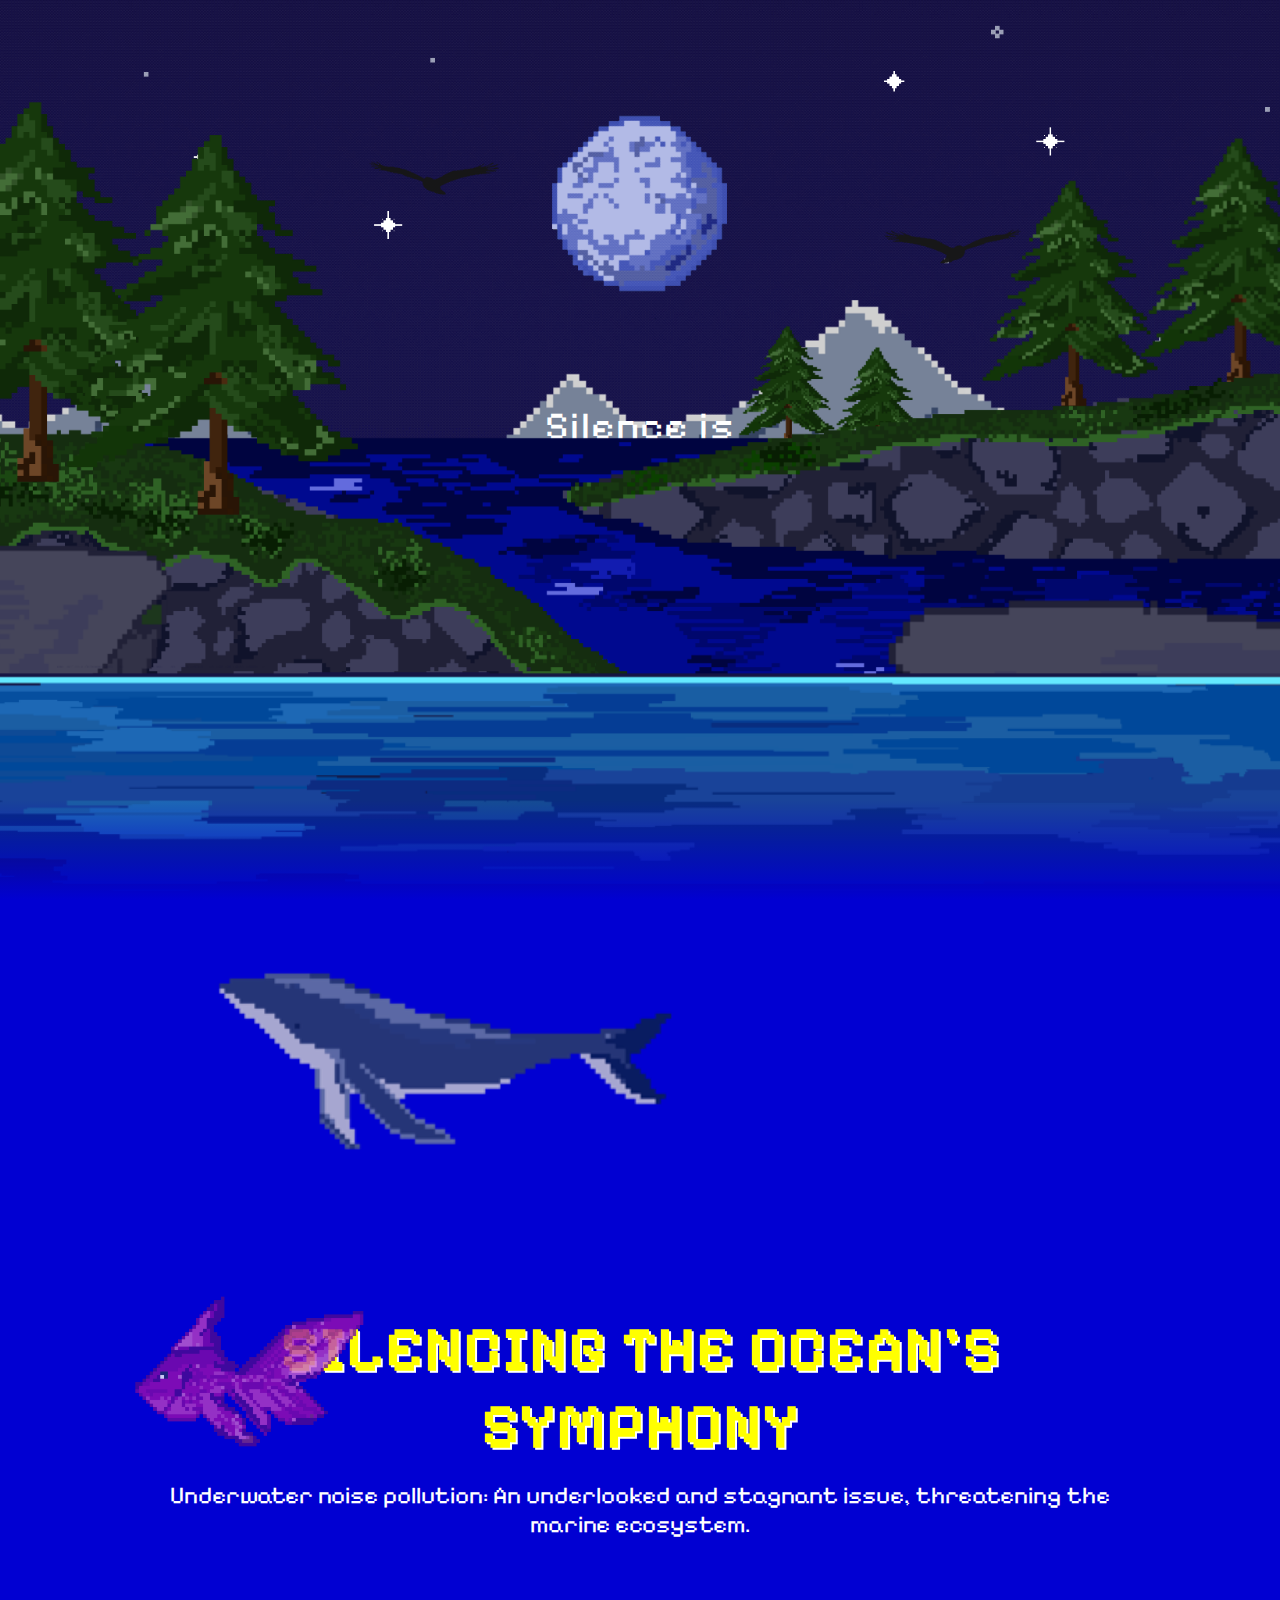
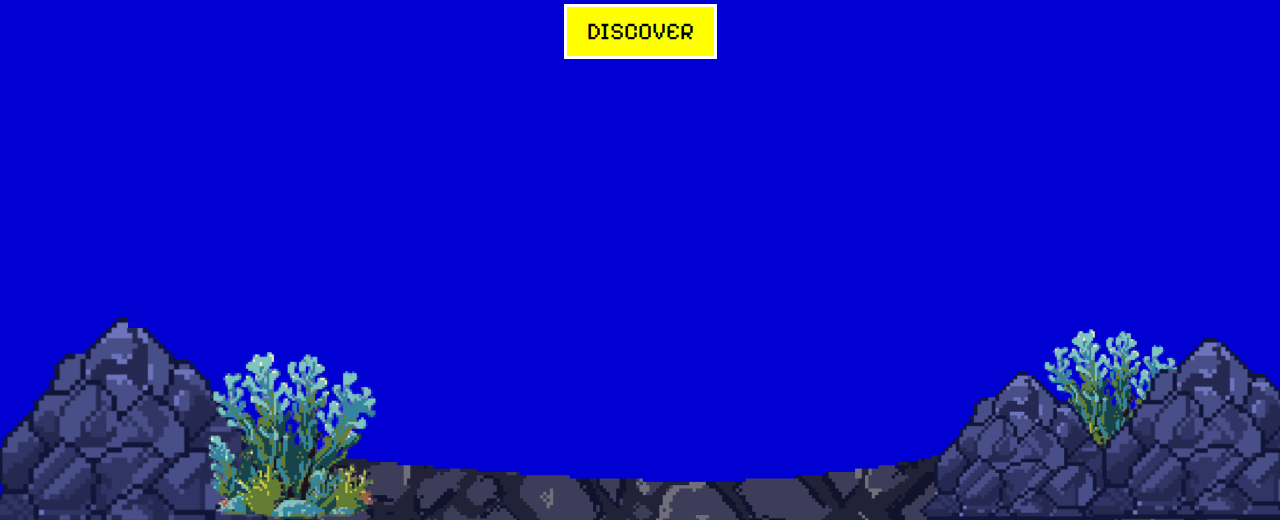
<file: index.html>
<!DOCTYPE html>
<html lang="en">

<head>
    <meta charset="UTF-8">
    <meta name="viewport" content="width=device-width, initial-scale=1.0">
    <meta name="description"
        content="Explore the interactive Halloween Party project, showcasing responsive design, animations, and web development techniques. Immerse yourself in the spooky ambiance of Halloween.">

    <!-- Favicon -->
    <link rel="icon" type="image/png" href="images/logo.png">

    <!-- Page Title -->
    <title>Silence is Loud</title>

    <!-- CSS Files -->
    <link rel="stylesheet" href="style.css">
    <link rel="stylesheet" href="animation.css">
    <link rel="stylesheet" href="https://cdnjs.cloudflare.com/ajax/libs/font-awesome/6.4.2/css/all.min.css">

    <!-- Open Graph meta tags for image sharing -->
    <meta property="og:title" content="Parallax Scroll Site">
    <meta property="og:description"
        content="Explore the interactive Halloween Party project and Immerse yourself in the spooky ambiance of Halloween.">
    <meta property="og:image" content="https://drive.google.com/uc?id=1GFbBHTi7w8weRVqLJ7bkofezEEGg4U30">
    <meta property="og:type" content=”website” />
    
<link href="https://fonts.googleapis.com/css2?family=Pixelify+Sans&display=swap" rel="stylesheet">
</head>

<body>


    <!-- This is the header/ Nav Bar -->
    <header id="header">
      
    </header>
   <section>
        <img src="images/night.gif" id="sky" class="wallpaper">
        <img src="images/Moon.gif" id="sun">
        <img src="images/mount.png" id="mountains" class="wallpaper">
        <img src="images/spacer.png" id="cloud">
        <h2 id="text"><span>Silence is </span><br>Loud</h2>
        <img src="images/piness.png" id="forest">
        <img src="images/bird1.png" id="bird1">
        <img src="images/bird2.png" id="bird2">
        <a href="#sec" id="explore"></a>
        <img src="images/jump.png" id="rocks">
        <img src="images/spacer.png" id="splash">
        <img src="images/oceans.png" id="water">
    </section>

    <div class="sec" id="sec">

        



<section id="welcome-section" class="retro-section" style="background-color: ;">
    <div class="container">
        <h1 class="retro-header" style="font-family: 'Pixelify Sans', sans-serif;">SILENCING THE OCEAN'S SYMPHONY</h1>
        <p class="retro-paragraph" style="font-family: 'Pixelify Sans', sans-serif;">Underwater noise pollution: An underlooked and stagnant issue, threatening the marine ecosystem.</p>
        <br>
        <br>
<a href="second.html" class="retro-button" style="pointer-events: auto; z-index: 10; position: relative;">DISCOVER</a>    </div>
</section>        
    

        <!-- Importing fish and seabed images -->
        <img src="images/bigwhale.png" id="fish1" class="fishes">
        <img src="images/isda.png" id="fish2" class="fishes">
        <img src="images/Oceanbed2.png" id="seabed" class="fishes">

        <!-- Container for the bubble animation -->
        <div class="bubbles">
            <img src="images/Bubbs.gif" alt="">
            <img src="images/Bubbs.gif" alt="">
            <img src="images/Bubbs.gif" alt="">
            <img src="images/Bubbs.gif" alt="">
            <img src="images/Bubbs.gif" alt="">
            <img src="images/Bubbs.gif" alt="">
            <img src="images/Bubbs.gif" alt="">
        </div>
    </div>



    <!-- The button to scroll back to top -->
</body>

<!-- Always include javascript at end of file...just above html tag -->
<script src="action.js"></script>

</html>
</file>
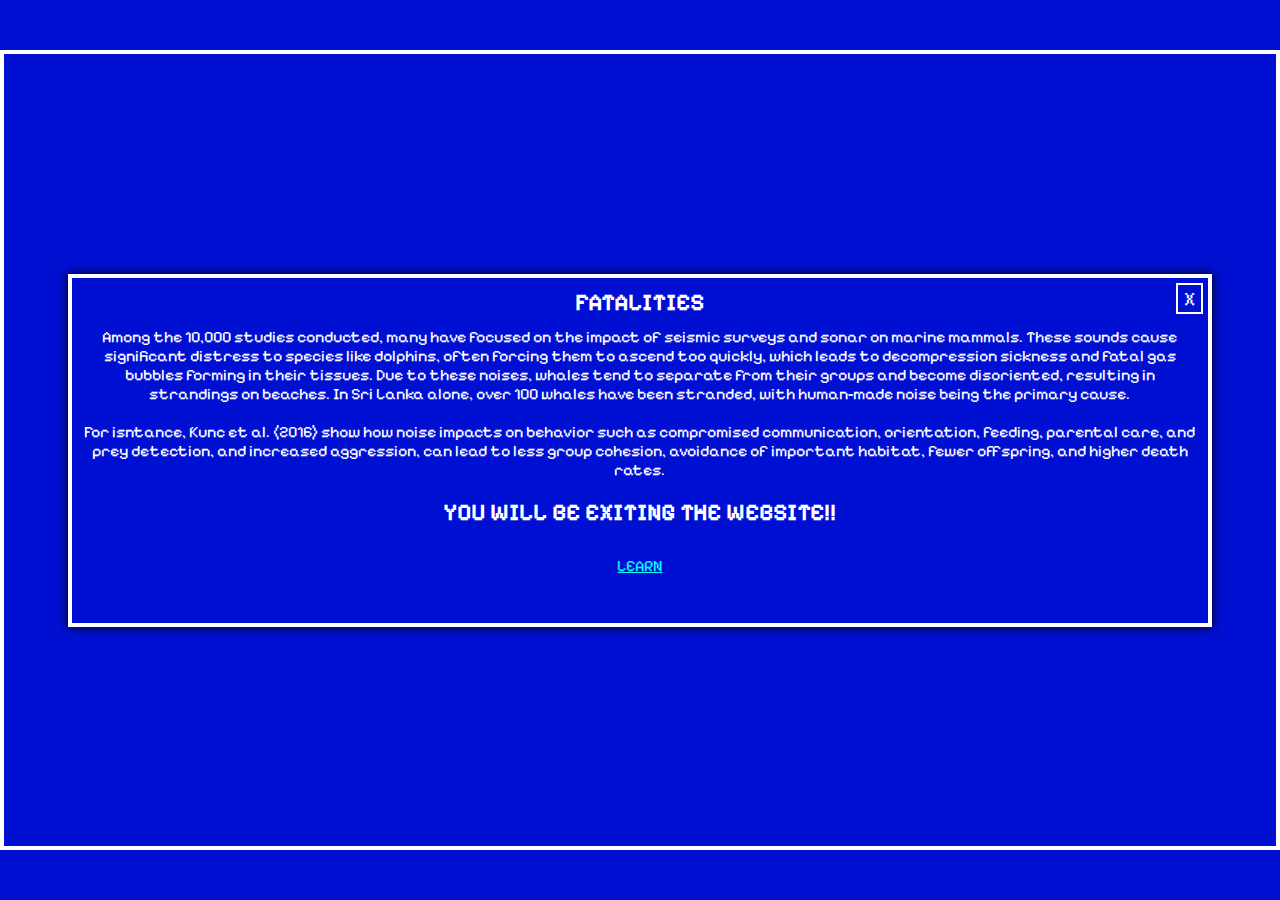
<file: fatalities.html>
<!DOCTYPE html>
<html lang="en">
<head>
    <meta charset="UTF-8">
    <meta name="viewport" content="width=device-width, initial-scale=1.0">
    <title>Pixel Retro Pop-Up</title>
    <link rel="stylesheet" href="popup.css">
</head>
<body>
    <div class="container-fatalities">
        <div class="popup">
            <a href="second.html" class="close-btn">X</a>
            <h1>FATALITIES</h1>
            <p>Among the 10,000 studies conducted, many have focused on the impact of seismic surveys and sonar on marine mammals. These sounds cause significant distress to species like dolphins, often forcing them to ascend too quickly, which leads to decompression sickness and fatal gas bubbles forming in their tissues. Due to these noises, whales tend to separate from their groups and become disoriented, resulting in strandings on beaches. In Sri Lanka alone, over 100 whales have been stranded, with human-made noise being the primary cause.
            
            </p>
            <BR>
            <p>For isntance, Kunc et al. (2016) show how noise impacts on behavior such as compromised
communication, orientation, feeding, parental care, and prey detection, and increased aggression, can
lead to less group cohesion, avoidance of important habitat, fewer offspring, and higher death rates. </p>
            <BR>
                        <h1>You will be exiting the website!!</h1>

            <BR>
                                   <a class= "link" href="https://www.oceancare.org/wp-content/uploads/2022/05/Underwater-Noise-Pollution_Impact-on-fish-and-invertebrates_Report_OceanCare_EN_36p_2018.pdf">LEARN</a>
                </BR>
                </BR>
            </BR>
        </div>
    </div>
</body>
</html>
</file>
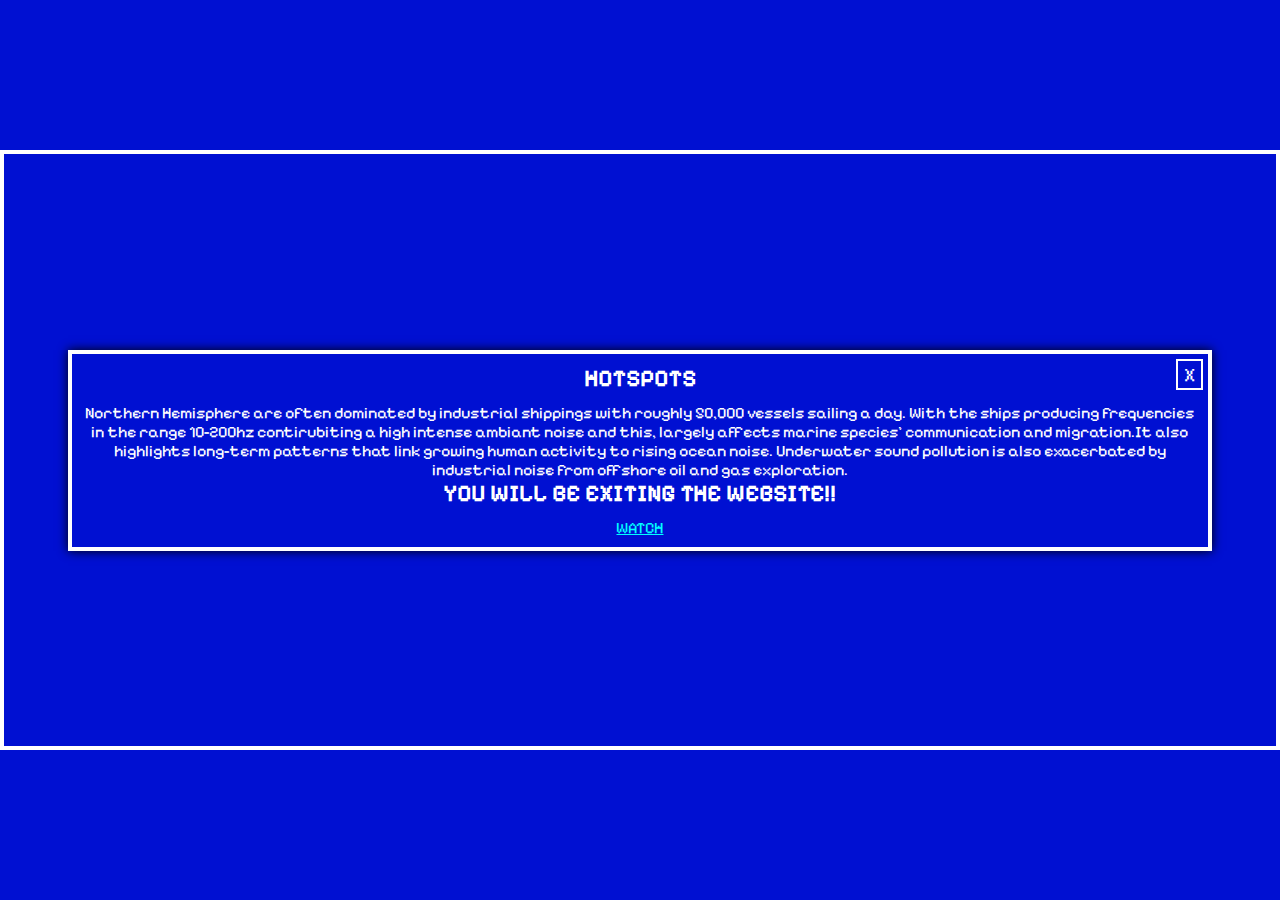
<file: map.html>
<!DOCTYPE html>
<html lang="en">
<head>
    <meta charset="UTF-8">
    <meta name="viewport" content="width=device-width, initial-scale=1.0">
    <title>Pixel Retro Pop-Up</title>
    <link rel="stylesheet" href="popup.css">
</head>
<body>
    <div class="container-spot">
        <div class="popup">
            <a href="second.html" class="close-btn">X</a>
            <h1>HOTSPOTS</h1>
            <p>Northern Hemisphere are often dominated by industrial shippings with roughly 50,000 vessels sailing a day. With the ships producing frequencies in the range 10-200hz contirubiting a high intense ambiant noise and this, largely affects marine species' communication and migration.It also highlights long-term patterns that link growing human activity to rising ocean noise. Underwater sound pollution is also exacerbated by industrial noise from offshore oil and gas exploration.
            
            </p>
                        <h1>You will be exiting the website!!</h1>

              <a class= "link" href="https://www.youtube.com/watch?v=iEBrYyXixiw">WATCH</a>
        </div>
    </div>
</body>
</html>
</file>
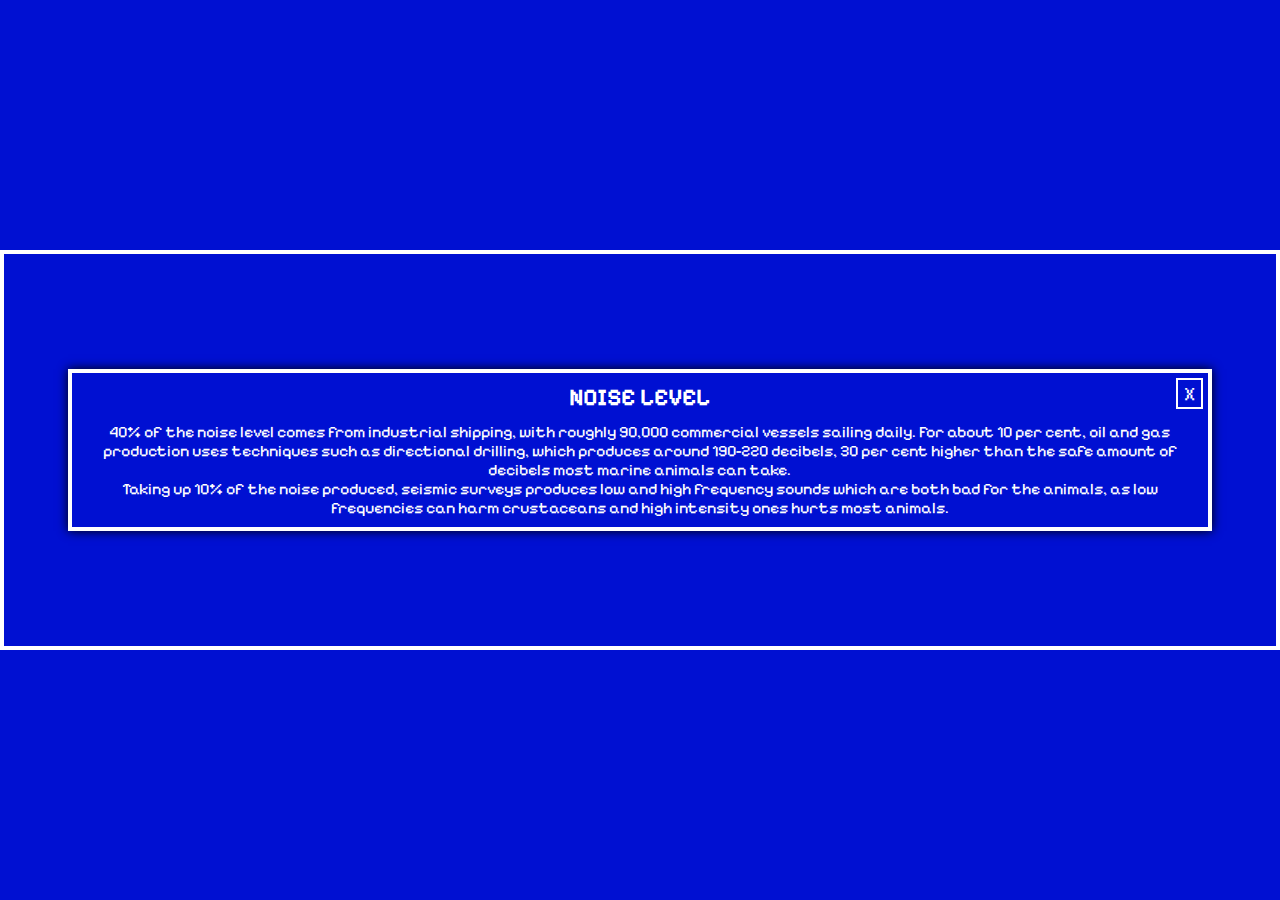
<file: noise.html>
<!DOCTYPE html>
<html lang="en">
<head>
    <meta charset="UTF-8">
    <meta name="viewport" content="width=device-width, initial-scale=1.0">
    <title>Pixel Retro Pop-Up</title>
    <link rel="stylesheet" href="popup.css">
</head>
<body>
    <div class="container">
        <div class="popup">
            <a href="second.html" class="close-btn">X</a>
            <h1>Noise level</h1>
            <p>40% of the noise level comes from industrial shipping, with roughly 90,000 commercial vessels sailing daily. For about 10 per cent, oil and gas production uses techniques such as directional drilling, which produces around 190-220 decibels, 30 per cent higher than the safe amount of decibels most marine animals can take. 
            
            </p>
            
            <p>Taking up 10% of the noise produced, seismic surveys produces low and high frequency sounds which are both bad for the animals, as low frequencies can harm crustaceans and high intensity ones hurts most animals.  </p>
            
        </div>
    </div>
</body>
</html>
</file>
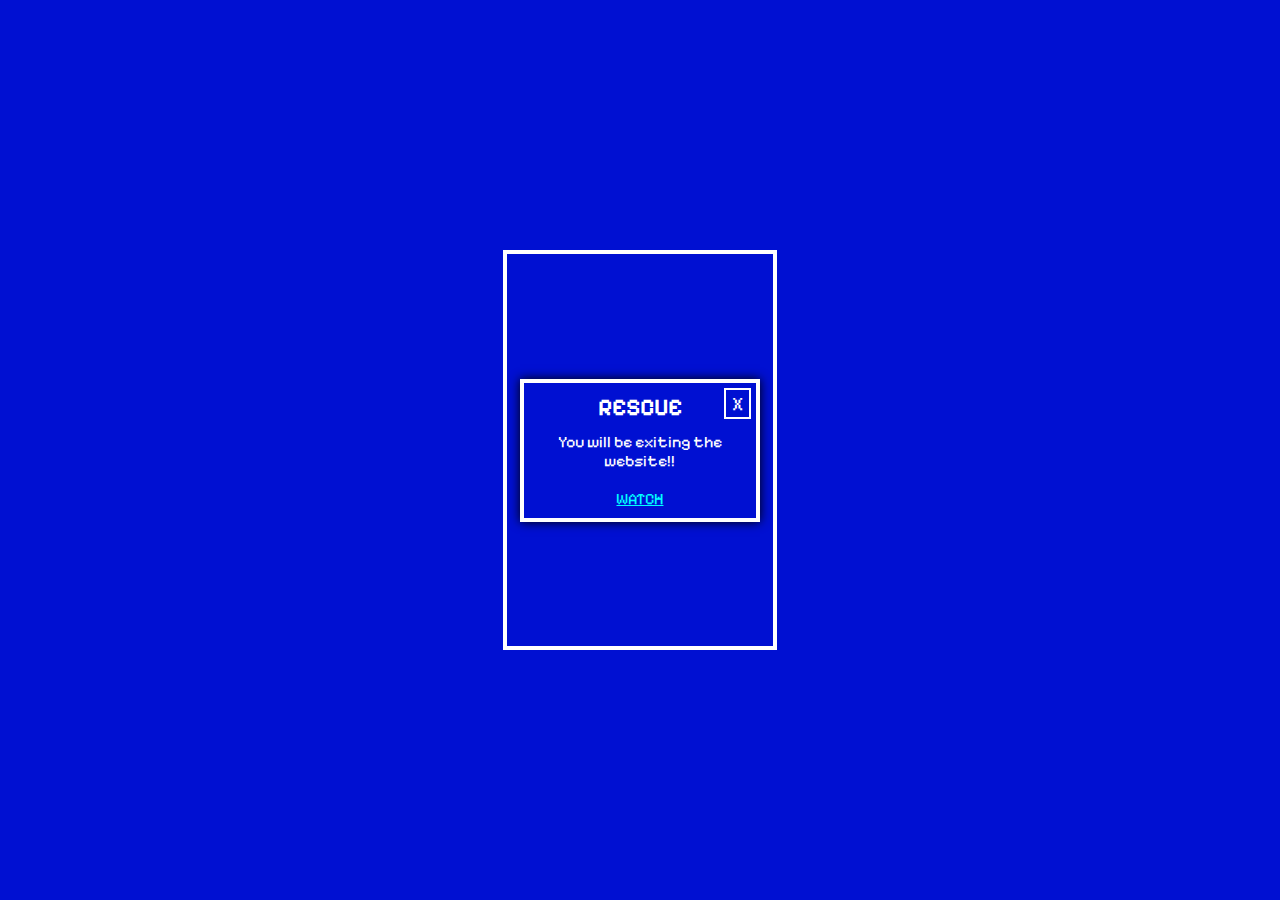
<file: SOLUTION.html>
<!DOCTYPE html>
<html lang="en">
<head>
    <meta charset="UTF-8">
    <meta name="viewport" content="width=device-width, initial-scale=1.0">
    <title>Pixel Retro Pop-Up</title>
    <link rel="stylesheet" href="popup.css">
</head>
<body>
    <div class="container">
        <div class="popup">
            <a href="second.html" class="close-btn">X</a>
            <h1>RESCUE</h1>
            <p>You will be exiting the website!!
            
            </p>
            <br>
    <a class= "link" href="https://www.youtube.com/watch?v=ReNCbglhPIs">WATCH</a>

        </div>
    </div>
</body>
</html>
</file>
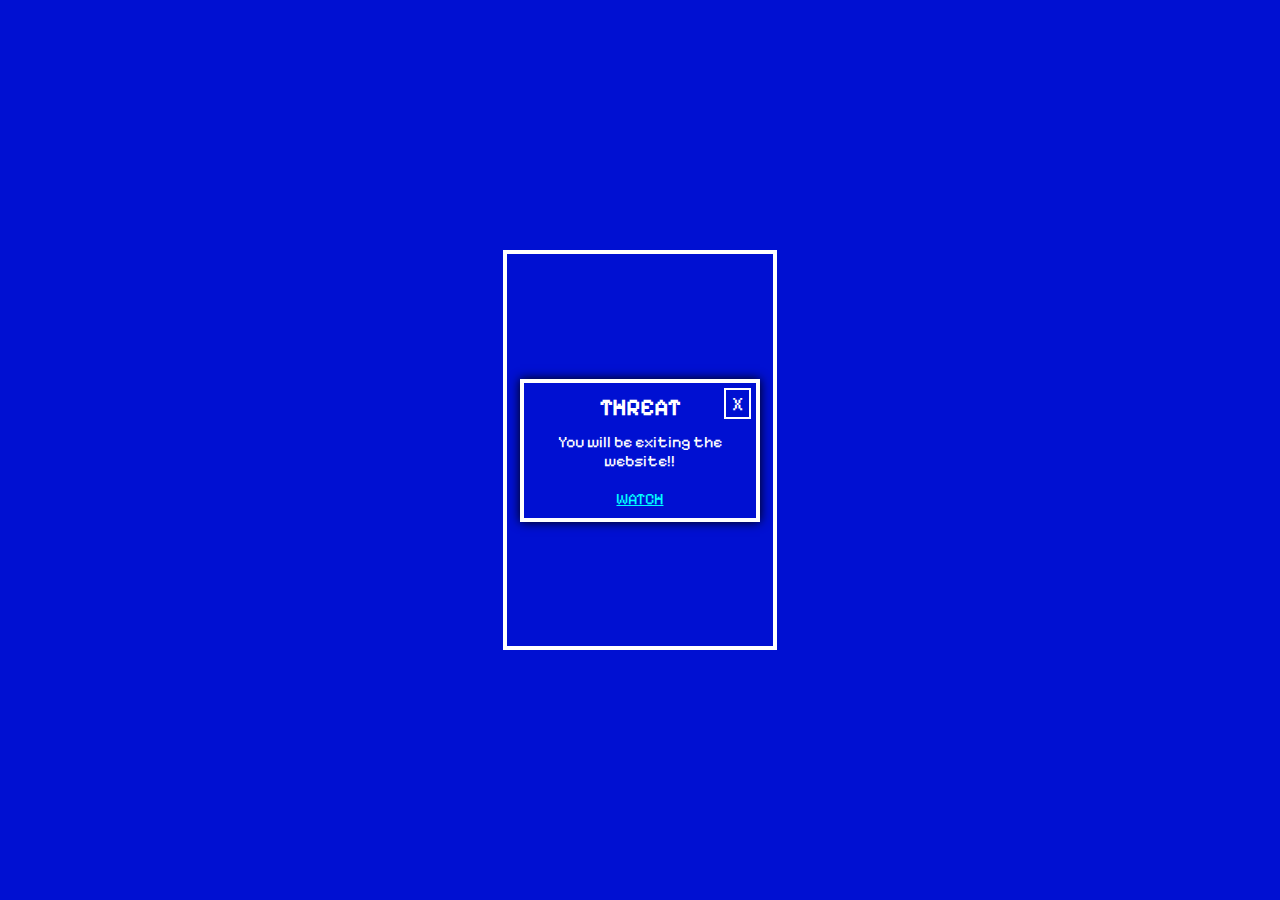
<file: threat.html>
<!DOCTYPE html>
<html lang="en">
<head>
    <meta charset="UTF-8">
    <meta name="viewport" content="width=device-width, initial-scale=1.0">
    <title>Pixel Retro Pop-Up</title>
    <link rel="stylesheet" href="popup.css">
</head>
<body>
    <div class="container">
        <div class="popup">
            <a href="second.html" class="close-btn">X</a>
            <h1>THREAT</h1>
            <p>You will be exiting the website!!
            
            </p>
            <br>
    <a class= "link" href="https://www.youtube.com/watch?v=iEBrYyXixiw">WATCH</a>

        </div>
    </div>
</body>
</html>
</file>
<file: style.css>
@import url('https://fonts.googleapis.com/css2?family=Pixelify+Sans:wght@400;700&display=swap');
@import url('https://fonts.googleapis.com/css?family=Poppins:500,600,700,800,900&display=swap');
@import url('https://fonts.googleapis.com/css2?family=Rancho&display=swap');

* {
    margin: 0;
    padding: 0;
    box-sizing: border-box;
    font-family: 'Pixelify Sans', 'Poppins', sans-serif;
    color: white;
}

html,
body {
    overflow-x: hidden;
    /* To prevent Horizontal scroll */
}

html {
    scroll-behavior: smooth;
    /* To scrolling animation */
}

#header {
    position: absolute;
    /* To Overlap with background */
    top: 0;
    left: 0;
    width: 100%;
    padding: 1.5em 5em;
    display: flex;
    /* To get elements in row */
    justify-content: space-between;
    align-items: center;
    z-index: 99999;
    /* Header shld be above everything */
}

#header .logo {
    color: #002431;
    font-weight: 800;
    font-size: 2.5em;
    text-decoration: none;
    /* To prevent Underline */
}

#header ul {
    display: flex;
    /* To get elements in row */
    justify-content: space-around;
    align-items: center;
}

#header ul li {
    list-style: none;
    /* To Remove dot */
    margin: 0px 10px;
}

#header ul li a {
    text-decoration: none;
    /* To prevent Underline */
    padding: 6px 15px;
    color: #003549;
    border-radius: 20px;
}

#header ul li a:hover,
#header ul li a.active {
    background: #003549;
    color: white;
}

/* The Section Body... Set it to max size of screen */
section {
    position: relative;
    width: 100%;
    height: 100vh;
    display: flex;
    justify-content: center;
    align-items: center;
}

/* To blend section color with water color */
section::before {
    content: '';
    position: absolute;
    bottom: 0;
    left: 0;
    width: 100%;
    height: 100px;
    background: linear-gradient(to top, #0100d2, transparent);
    z-index: 10;
}

/* Make all images absolute and cover whole screen */
section img {
    position: absolute;
    top: 0;
    left: 0;
    width: 100%;
    height: 100%;
    object-fit: cover;
    pointer-events: none;
}

/* Properites for th text on top section  */
section #text span {
    font-size: 40px;
    letter-spacing: 2px;
    font-weight: 400;
    color: white;
}

section #text {
    position: absolute;
    color: #0100d2;
    font-size: 150px;
    text-align: center;
    line-height: 0.55em;
    font-family: 'Pixelify Sans', 'Rancho', cursive;
    transform: translateY(-50%);
    top: 50%;
}


/* The explore Button */
#explore {
    text-decoration: none;
    /* To prevent Underline */
    padding: 8px 25px;
    background: transparent;
    color: #003549;
    font-size: 1.3em;
    font-weight: bold;
    letter-spacing: 2px;
    border-radius: 40px;
    transform: translateY(100px);
    /* To move it 100px below from center */
}

#explore:hover {
    background: #003549;
    color: transparent;
}

/* Propeties of Top button */
#top {
    position: fixed;
    width: 50px;
    height: 50px;
    background: #4faa2e;
    bottom: 10%;
    right: 5%;
    text-decoration: none;
    text-align: center;
    line-height: 50px;
    color: white;
    font-size: 25px;
    border-radius: 50%;
    box-shadow: 0 10px 10px rgba(0, 0, 0, 0.2);
    z-index: 100;
}



/* Glass Effect */
.glass {
    background: linear-gradient(135deg, rgba(255, 255, 255, 0.1), rgba(255, 255, 255, 0));
    border-top: 1px solid rgba(255, 255, 255, 0.5);
    border-Left: 1px solid rgba(255, 255, 255, 0.5);
    border-radius: 15px;
    box-shadow: 20px 20px 40px rgba(0, 0, 0, 0.3);
    backdrop-filter: blur(4px);
    padding: 1em;
    margin-bottom: 2%;
}

/* Properties for middle section (below water) */
.sec {
    position: relative;
    padding: 10%;
    background: #0100d2;
    padding-bottom: 15%;
    z-index: 50;
    overflow: hidden;
}

/* Properties for text content */
.sec h2 {
    font-size: 3.5em;
}

.sec #name {
    font-size: 1.5em;
    font-family: 'Pixelify Sans', 'Rancho', cursive;
    letter-spacing: 2px;
    font-weight: 500;
    margin-bottom: 20px;
}

.sec h3 {
    font-size: 1.8em;
    margin: 2%;
}

.sec h4 {
    font-size: 1.2em;
    text-decoration: underline;
    font-weight: 600;
}

.sec p {
    margin: 10px 20px 40px;
}

.sec ul {
    margin: 0 5%;
}

.sec ul li {
    margin: 2%;
}


/* Make all fishes image as absolute.. To overlap with background */
.fishes {
    position: absolute;
    opacity: 0.8;
}

/* Properties for each fish and sea bed*/
#fish1 {
    top: 0%;
}

#fish2 {
    top: 32%;
}

#fish3 {
    top: 60%;
}

#fish4 {
    top: 87%;
}

#seabed {
    width: 100%;
    left: 0;
    bottom: 0;
    opacity: 1;
}

.undersea {
    position: absolute;
    opacity: 1;
}

#sea1 {
    top: 10%;
    left: 1%;
    width: 20%;
}

#sea2 {
    top: 16%;
    right: 1%;
    width: 10%;
}

#sea3 {
    top: 40%;
    left: 0;
    width: 12%;
}

#sea4 {
    top: 50%;
    right: 0;
    width: 12%;
}

#sea5 {
    top: 70%;
    left: 1%;
    width: 10%;
}

#sea6 {
    top: 75%;
    right: 2%;
    width: 6%;
}

#sea7 {
    top: 90%;
    right: 70%;
    width: 10%;
}

#sea8 {
    bottom: 0;
    left: 55%;
    width: 10%;
    z-index: 100;
}


/* Properties for mobile */
@media screen and (max-width: 650px) {

    #header {
        padding: 1em 2em;
        display: flex;
        flex-direction: column;
        justify-content: center;
    }

    #header ul {
        padding: 0.5em;
    }

    section #text {
        font-size: 20vw;
        /* Adjust text size acc to screen size */
    }

    /* Using contian to make img fit mobile screen size */
    /* height and width chnages size and position */
    section img#cloud {
        object-fit: contain;
        height: 600px;
        width: 600px;
    }

    section img#bird1 {
        object-fit: contain;
        height: 600px;
        width: 400px;
    }

    section img#bird2 {
        object-fit: contain;
        height: 750px;
        width: 500px;
    }

    /* Adjust text content acc to screen size */
    .sec ul li {
        margin: 20px;
    }

    .sec ul {
        margin: 0px 0px;
    }

    .sec h3 {
        font-size: 1.5em;
        margin: 20px 0px;
    }

    .sec p {
        margin: 1% 4%;
    }

    #seabed {
        object-fit: contain;
        left: 0;
        width: 750px;
    }

    .glass {
        backdrop-filter: blur(1px);
    }

    #sea1 {
        top: 7%;
        width: 40%;
    }

    #sea2 {
        top: 25%;
        width: 20%;
    }

    #sea3 {
        top: 42%;
        width: 25%;
    }

    #sea4 {
        top: 52%;
        width: 25%;
    }

    #sea5 {
        top: 72%;
        left: 1%;
        width: 20%;
    }

    #sea6 {
        top: 80%;
        right: 2%;
        width: 15%;
    }

    #sea7 {
        top: 96%;
        left: 1%;
        width: 20%;
    }

    #sea8 {
        left: 50%;
        width: 15%;
    }
}
.retro-section {
    display: flex;
    align-items: center;
    justify-content: center;
    height: 100vh;
    background-color: transparent;
    text-align: center;
}

.retro-header {
    font-family: 'Pixelify Sans', 'Pixelify Sans', sans-serif;
    font-size: 4rem;
    color: yellow;
    text-shadow: 2px 2px white;
    margin-bottom: 1rem;
}

.retro-paragraph {
    font-family: 'Pixelify Sans', 'Pixelify Sans', sans-serif;
    font-size: 1.5rem;
    color: white;
    margin-bottom: 2rem;
}

.retro-button {
    font-family: 'Pixelify Sans', 'Pixelify Sans', sans-serif;
    font-size: 1.5rem;
    color: black;
    background-color: yellow;
    border: 3px solid #ffffff !important;
    padding: 10px 20px;
    border: none;
    cursor: pointer;
    text-decoration: none;
}

.retro-button:hover {
    background-color: red;
    color: white;
}


/* Retro Pixel Style for Learn More Buttons */
.button-learn-more {
    background-color: red;
    color: white;
    font-family: 'Pixelify Sans', sans-serif;
    font-size: 16px;
    padding: 10px 20px;
    border: 2px solid white;
    text-transform: uppercase;
    transition: background-color 0.3s, color 0.3s, border-color 0.3s;
    cursor: pointer;
}

.button-learn-more:hover {
    background-color: yellow;
    color: white;
    border-color: white;
}
.btn-discover {
  border: 2px solid white;
  background-color: transparent;
  color: white;
  padding: 14px 28px;
  font-size: 16px;
  cursor: pointer;
}

.portfolio-wrap .text .desc .custom-btn {
        text-transform: uppercase;
        font-size: 11px;
        letter-spacing: 3px;
        /* modified */ color: #000000;
        font-weight: 700;
        border: 1px solid #d9d9e1;
        padding: 7px 10px;
        border-radius: 5px; }
      .portfolio-wrap .text .desc p {
        margin-bottom: 30px; }
      .portfolio-wrap .text .desc .top {
        position: relative; }
        @media (max-width: 767.98px) {
          .portfolio-wrap .text .desc .top:after {
            display: none; } }

.retro-button {
    font-family: 'Pixelify Sans', 'Pixelify Sans', sans-serif;
    font-size: 1.5rem;
    color: black;
    background-color: yellow;
    border: 3px solid #ffffff !important;
    padding: 10px 20px;
    border: none;
    cursor: pointer;
    text-decoration: none;
}

.retro-button:hover {
    background-color: red;
    color: white;
}


/* Retro Pixel Style for Learn More Buttons */
.button-learn-more {
    background-color: red;
    color: white;
    font-family: 'Pixelify Sans', sans-serif;
    font-size: 16px;
    padding: 10px 20px;
    border: 2px solid white;
    text-transform: uppercase;
    transition: background-color 0.3s, color 0.3s, border-color 0.3s;
    cursor: pointer;
}

.button-learn-more:hover {
    background-color: yellow;
    color: white;
    border-color: white;
}
</file>
<file: animation.css>
/* Code for The Bubble Animation */

.bubbles {
	display: flex;
	width: 100%;
	justify-content: space-around;
	position: absolute;
	bottom: 0;

	/* Default values for duration and y value (For Desktop) */
	--transform-duration: 6s;
	--transform-y: -300vh;
}

.bubbles img {
	opacity: 0;
	animation-name: bubble;
	animation-timing-function: linear;
	animation-duration: var(--transform-duration);
	animation-iteration-count: infinite;
}

@keyframes bubble {
	0% {
		transform: translateY(0);
		opacity: 0;
	}

	10% {
		opacity: 1;
	}

	100% {
		transform: translateY(var(--transform-y));
		opacity: 1;
	}
}

/* Delay for each bubble separately (Desktop View)*/
.bubbles img:nth-child(1) {
	animation-delay: 2s;
}

.bubbles img:nth-child(2) {
	animation-delay: 5s;
}

.bubbles img:nth-child(3) {
	animation-delay: 3s;
}

.bubbles img:nth-child(4) {
	animation-delay: 6s;
}

.bubbles img:nth-child(5) {
	animation-delay: 1s;
}

.bubbles img:nth-child(6) {
	animation-delay: 4s;
}

.bubbles img:nth-child(7) {
	animation-delay: 6s;
}

/* Delay for each bubble separately (Mobile View) */
@media screen and (max-width: 650px) {
	.bubbles img:nth-child(1) {
		animation-delay: 0s;
	}

	.bubbles img:nth-child(2) {
		animation-delay: 10s;
	}

	.bubbles img:nth-child(3) {
		animation-delay: 6s;
	}

	.bubbles img:nth-child(4) {
		animation-delay: 12s;
	}

	.bubbles img:nth-child(5) {
		animation-delay: 2s;
	}

	.bubbles img:nth-child(6) {
		animation-delay: 8s;
	}

	.bubbles img:nth-child(7) {
		animation-delay: 13s;
	}

}



/* Code for the Animation in Footer .... Social Media Icons */

/* Properties for footer */
.footer {
	width: 100%;
	background: #e6bb95;
	text-align: center;
	padding: 10px 0px;
	color: black;
}

.footer span {
	color: black;
	padding: 10px 0px;
}

.wrapper {
	margin: 5px;
}

.wrapper .social-media {
	display: inline-block;
	height: 50px;
	width: 50px;
	margin: 0 5px;
	overflow: hidden;
	background: #fff;
	border-radius: 50px;
	cursor: pointer;
	box-shadow: 0px 10px 10px rgba(0, 0, 0, 0.1);
	transition: all 0.3s ease-out;
}

.wrapper .social-media:hover {
	width: 11rem;
	text-align: left;
}

/* To rotate icon by 360 degree */
.wrapper .social-media:hover i {
	transform: rotate(360deg);
}

.wrapper .social-media .icon {
	display: inline-block;
	height: 50px;
	width: 50px;
	text-align: center;
	border-radius: 50px;
}

.wrapper .social-media .icon i {
	font-size: 25px;
	line-height: 50px;
	color: #fff;
	transition-duration: 0.8s;
	transition-property: transform;
}

/* Set Color for each Icon */
.wrapper .social-media:nth-child(1) .icon {
	background: radial-gradient(circle at 30% 140%, #fdf497 0%, #fdf497 5%, #fd5949 45%, #d6249f 60%, #285AEB 90%);
}

.wrapper .social-media:nth-child(2) .icon {
	background: #0072b1;
}

.wrapper .social-media:nth-child(3) .icon {
	background: #171515;
}

.wrapper .social-media:nth-child(4) .icon {
	background: linear-gradient(to right, rgb(5, 117, 230), rgb(2, 27, 121));
}

.wrapper .social-media span {
	font-size: 20px;
	font-weight: 500;
	margin-left: 10px;
	transition: all 0.3s ease-out;
}

/* Set Color for each text */
.wrapper .social-media:nth-child(1) span {
	color: #E1306C;
}

.wrapper .social-media:nth-child(2) span {
	color: #0072b1;
}

.wrapper .social-media:nth-child(3) span {
	color: #171515;
}

.wrapper .social-media:nth-child(4) span {
	color: #0d4db4;
}

/* To prevent animation in mobile view */
@media screen and (max-width: 500px) {
	.wrapper .social-media:hover {
		width: 50px;
	}
}
</file>
<file: popup.css>
@import url('https://fonts.googleapis.com/css2?family=Pixelify+Sans&display=swap');

* {
    margin: 0;
    padding: 0;
    box-sizing: border-box;
    font-family: 'Pixelify Sans', sans-serif;
}

body {
    display: flex;
    align-items: center;
    justify-content: center;
    height: 100vh;
    background-color: #0010d2;
}

.container {
    position: relative;
    width: 300x;
    height: 400px;
    border: 4px solid white;
    display: flex;
    align-items: center;
    justify-content: center;
    background-color: #0010d2;
}
.container-spot {
    position: relative;
    width: 300x;
    height: 600px;
    border: 4px solid white;
    display: flex;
    align-items: center;
    justify-content: center;
    background-color: #0010d2;
}
.container-fatalities {
    position: relative;
    width: 400x;
    height: 800px;
    border: 4px solid white;
    display: flex;
    align-items: center;
    justify-content: center;
    background-color: #0010d2;
}

.popup {
    width: 90%;
    padding: 10px;
    background-color: ##0010d2;
    border: 4px solid white;
    position: relative;
    text-align: center;
    box-shadow: 0 0 10px #000;
}

.popup h1 {
    font-size: 1.5em;
    color: white;
    margin-bottom: 10px;
    text-transform: uppercase;
}

.popup p {
    font-size: 1em;
    color: white;
}

.close-btn {
    position: absolute;
    top: 5px;
    right: 5px;
    font-size: 1.2em;
    text-decoration: none;
    color: white;
    border: 2px solid white;
    padding: 2px 6px;
    background-color: #0010d2;
}

.close-btn:hover {
    background-color: #ff0000;
}

.link {
    color: aqua! important;
}
</file>
